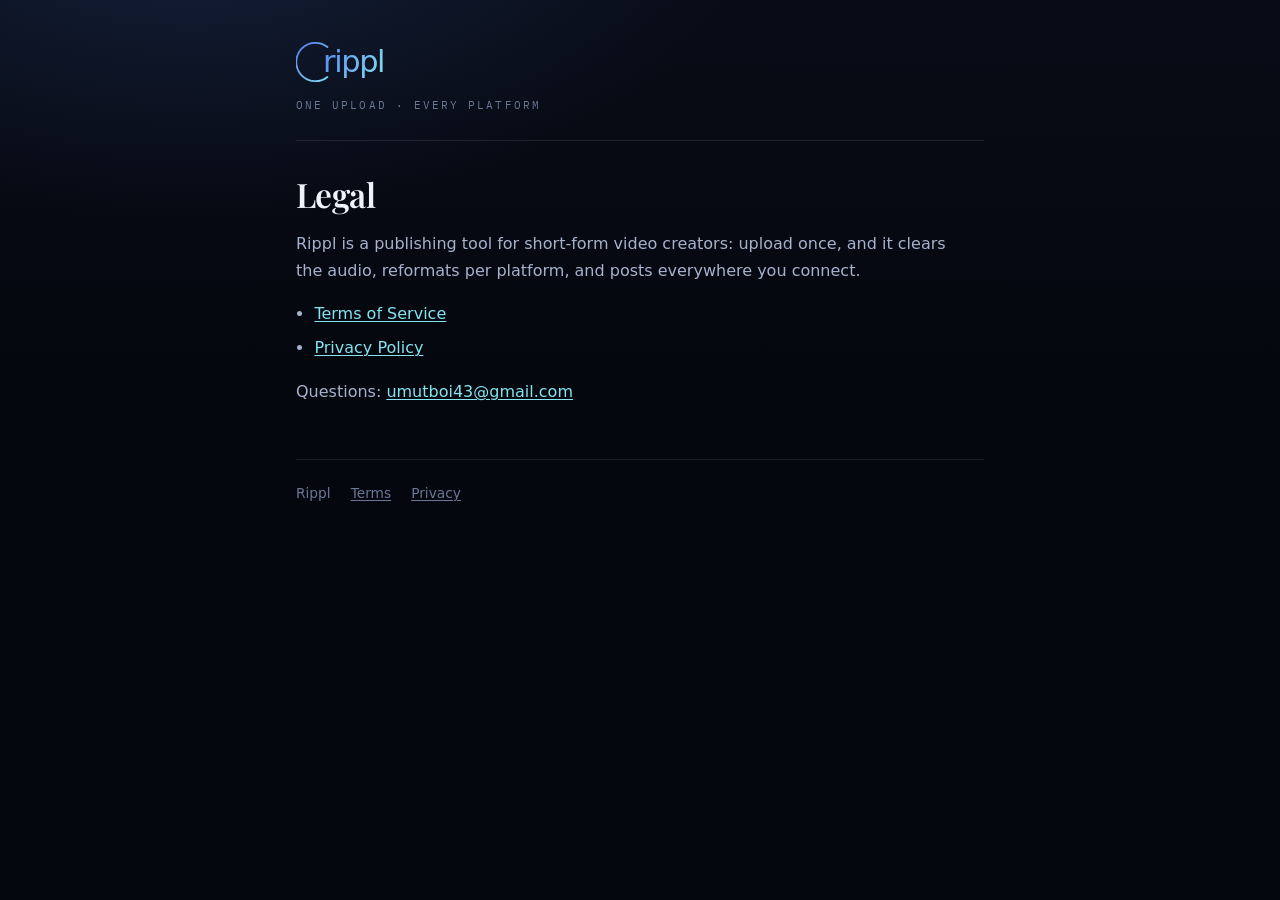
<file: index.html>
<!doctype html>
<html lang="en">
<head>
<meta charset="utf-8">
<meta name="viewport" content="width=device-width, initial-scale=1">
<title>Rippl — Legal</title>
<link rel="preconnect" href="https://fonts.googleapis.com">
<link rel="preconnect" href="https://fonts.gstatic.com" crossorigin>
<link rel="stylesheet" href="https://fonts.googleapis.com/css2?family=Playfair+Display:wght@600&family=IBM+Plex+Mono:wght@500;600&display=swap">
<link rel="stylesheet" href="style.css">
</head>
<body>
<div class="wrap">
<header>
  <span class="logomark">
    <svg width="42" height="46" viewBox="0 0 46 50" fill="none" aria-hidden="true">
      <defs><linearGradient id="g" x1="4" y1="4" x2="42" y2="46" gradientUnits="userSpaceOnUse">
        <stop stop-color="#5484F0"/><stop offset="1" stop-color="#84E4F0"/></linearGradient></defs>
      <path d="M34.4 8.6A21 21 0 1 0 34.4 41.4" stroke="url(#g)" stroke-width="2" stroke-linecap="round"/>
    </svg>
    <span class="brand">rippl</span>
  </span>
  <div class="kicker">One Upload &middot; Every Platform</div>
</header>
<h1>Legal</h1>
<p>Rippl is a publishing tool for short-form video creators: upload once, and it
clears the audio, reformats per platform, and posts everywhere you connect.</p>
<ul>
  <li><a href="terms.html">Terms of Service</a></li>
  <li><a href="privacy.html">Privacy Policy</a></li>
</ul>
<p>Questions: <a href="mailto:umutboi43@gmail.com">umutboi43@gmail.com</a></p>
<footer><span>Rippl</span><a href="terms.html">Terms</a><a href="privacy.html">Privacy</a></footer>
</div>
</body>
</html>
</file>
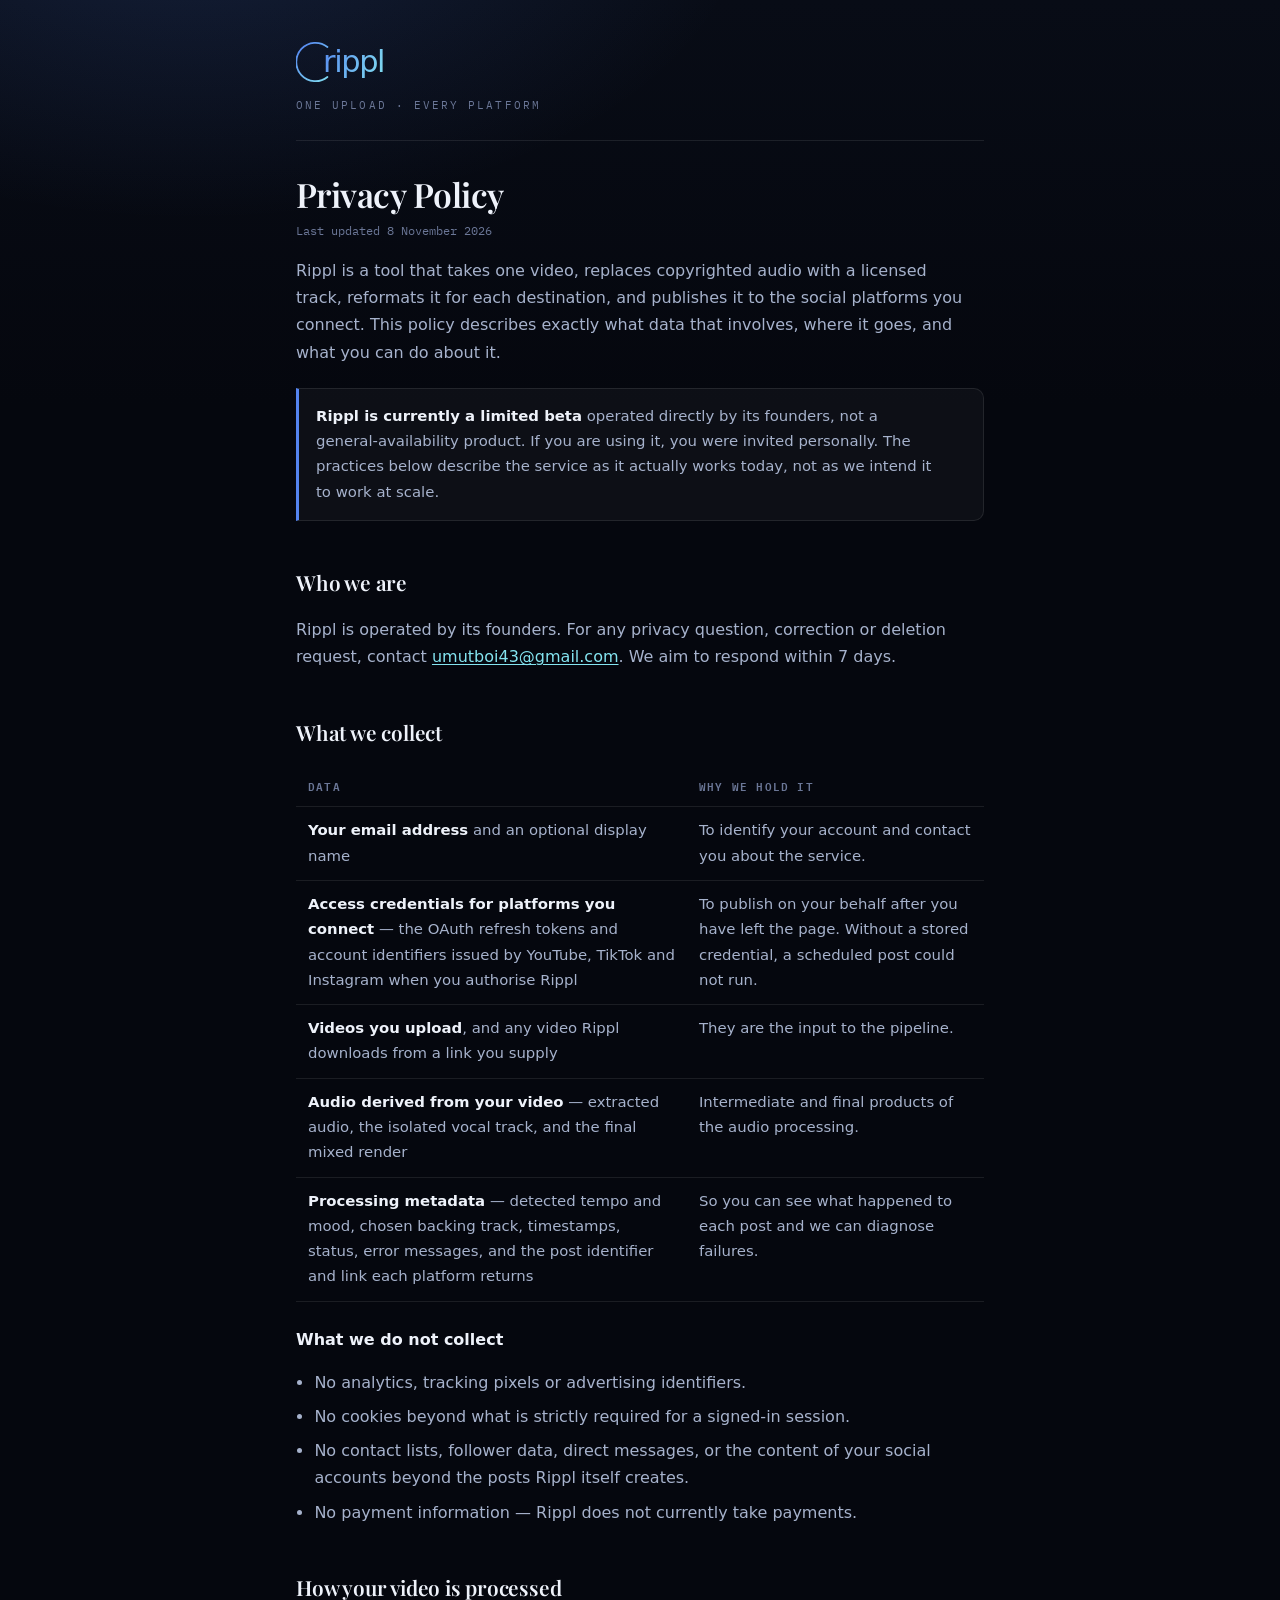
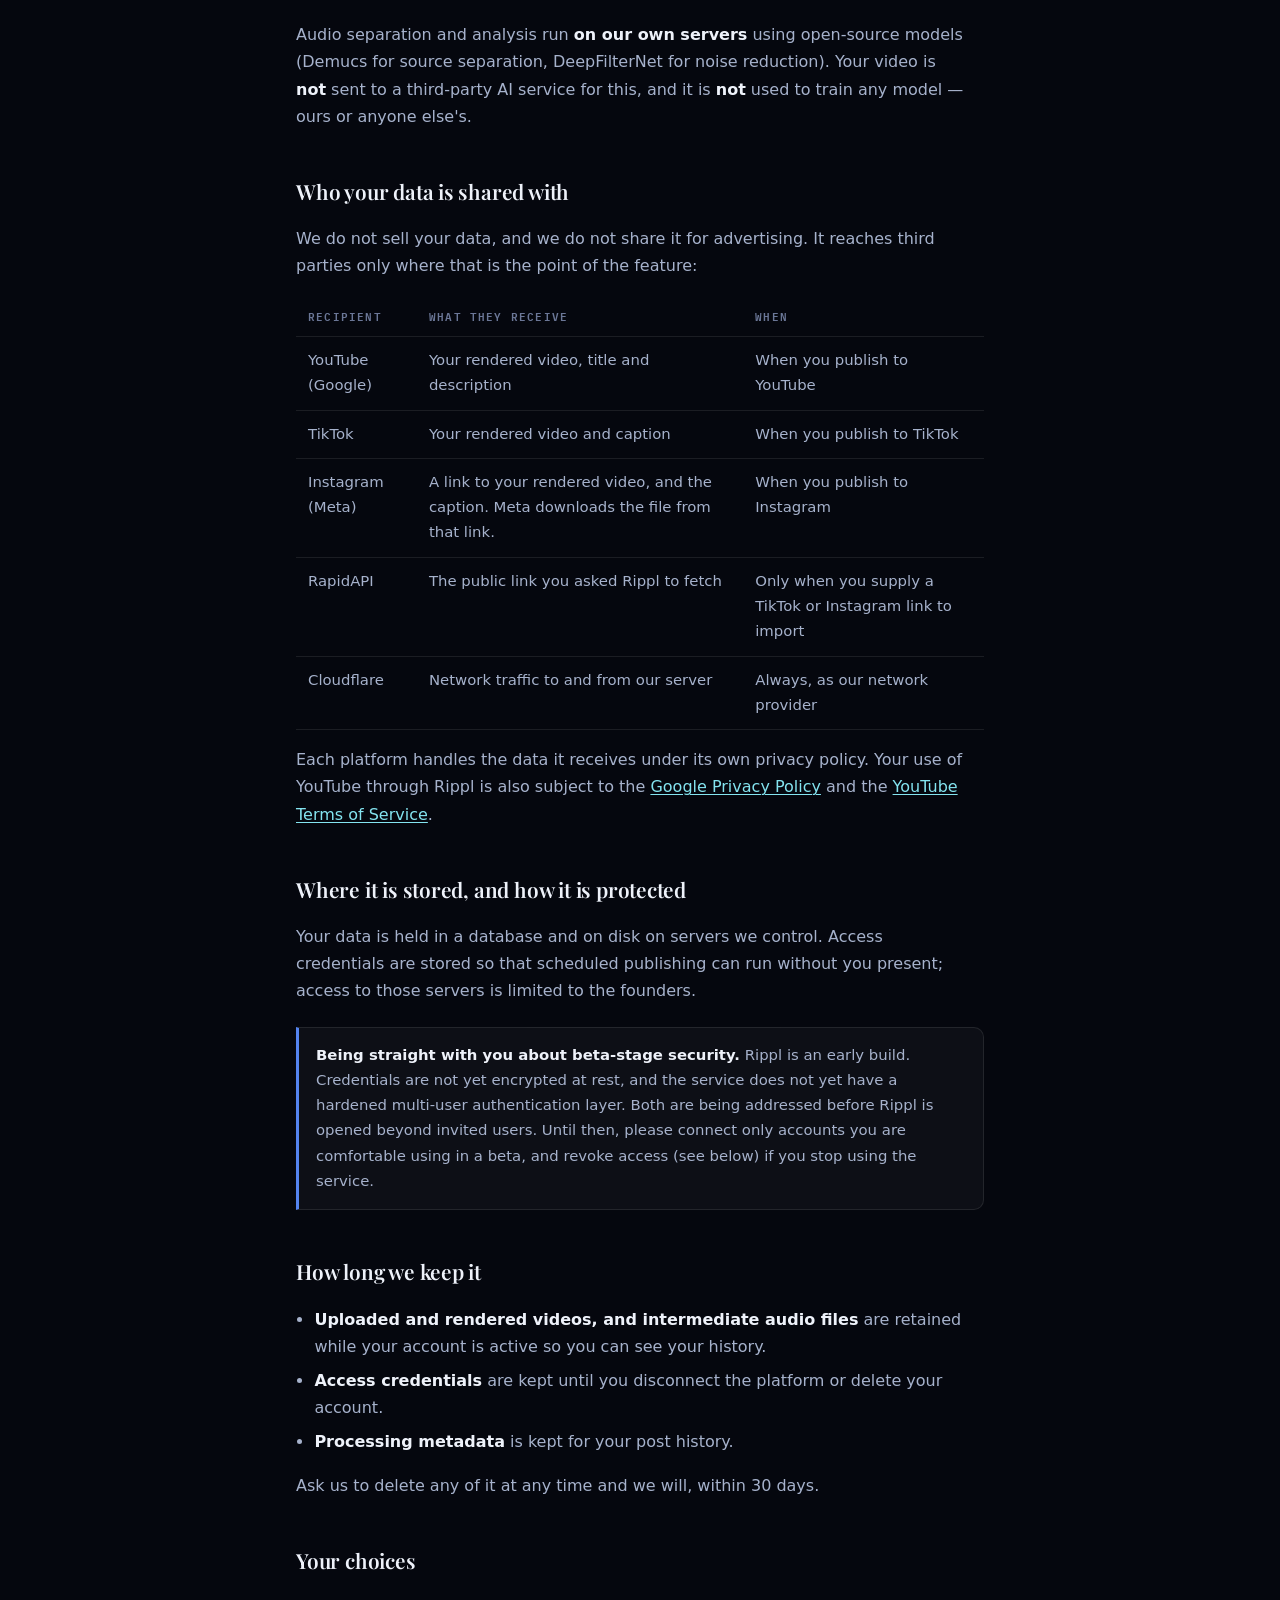
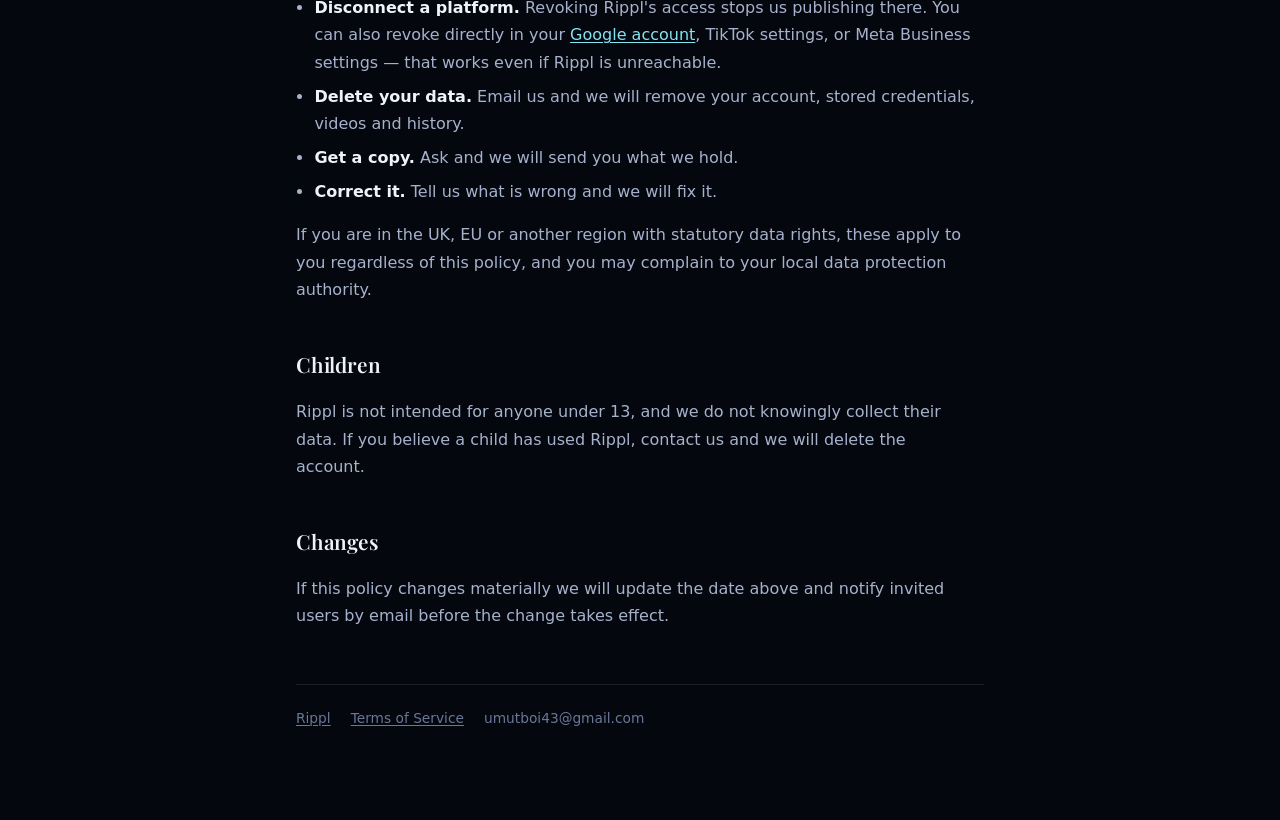
<file: privacy.html>
<!doctype html>
<html lang="en">
<head>
<meta charset="utf-8">
<meta name="viewport" content="width=device-width, initial-scale=1">
<title>Privacy Policy — Rippl</title>
<link rel="preconnect" href="https://fonts.googleapis.com">
<link rel="preconnect" href="https://fonts.gstatic.com" crossorigin>
<link rel="stylesheet" href="https://fonts.googleapis.com/css2?family=Playfair+Display:wght@600&family=IBM+Plex+Mono:wght@500;600&display=swap">
<link rel="stylesheet" href="style.css">
</head>
<body>
<div class="wrap">

<header>
  <a class="logomark" href="index.html">
    <svg width="42" height="46" viewBox="0 0 46 50" fill="none" aria-hidden="true">
      <defs><linearGradient id="g" x1="4" y1="4" x2="42" y2="46" gradientUnits="userSpaceOnUse">
        <stop stop-color="#5484F0"/><stop offset="1" stop-color="#84E4F0"/></linearGradient></defs>
      <path d="M34.4 8.6A21 21 0 1 0 34.4 41.4" stroke="url(#g)" stroke-width="2" stroke-linecap="round"/>
    </svg>
    <span class="brand">rippl</span>
  </a>
  <div class="kicker">One Upload · Every Platform</div>
</header>

<h1>Privacy Policy</h1>
<p class="updated">Last updated 8 November 2026</p>

<p>Rippl is a tool that takes one video, replaces copyrighted audio with a
licensed track, reformats it for each destination, and publishes it to the
social platforms you connect. This policy describes exactly what data that
involves, where it goes, and what you can do about it.</p>

<div class="note">
  <p><strong>Rippl is currently a limited beta</strong> operated directly by its
  founders, not a general-availability product. If you are using it, you were
  invited personally. The practices below describe the service as it actually
  works today, not as we intend it to work at scale.</p>
</div>

<h2>Who we are</h2>
<p>Rippl is operated by its founders. For any privacy question, correction or
deletion request, contact <a href="mailto:umutboi43@gmail.com">umutboi43@gmail.com</a>.
We aim to respond within 7 days.</p>

<h2>What we collect</h2>

<table>
  <tr><th>Data</th><th>Why we hold it</th></tr>
  <tr>
    <td><strong>Your email address</strong> and an optional display name</td>
    <td>To identify your account and contact you about the service.</td>
  </tr>
  <tr>
    <td><strong>Access credentials for platforms you connect</strong> — the
    OAuth refresh tokens and account identifiers issued by YouTube, TikTok and
    Instagram when you authorise Rippl</td>
    <td>To publish on your behalf after you have left the page. Without a stored
    credential, a scheduled post could not run.</td>
  </tr>
  <tr>
    <td><strong>Videos you upload</strong>, and any video Rippl downloads from a
    link you supply</td>
    <td>They are the input to the pipeline.</td>
  </tr>
  <tr>
    <td><strong>Audio derived from your video</strong> — extracted audio, the
    isolated vocal track, and the final mixed render</td>
    <td>Intermediate and final products of the audio processing.</td>
  </tr>
  <tr>
    <td><strong>Processing metadata</strong> — detected tempo and mood, chosen
    backing track, timestamps, status, error messages, and the post identifier
    and link each platform returns</td>
    <td>So you can see what happened to each post and we can diagnose failures.</td>
  </tr>
</table>

<h3>What we do not collect</h3>
<ul>
  <li>No analytics, tracking pixels or advertising identifiers.</li>
  <li>No cookies beyond what is strictly required for a signed-in session.</li>
  <li>No contact lists, follower data, direct messages, or the content of your
      social accounts beyond the posts Rippl itself creates.</li>
  <li>No payment information — Rippl does not currently take payments.</li>
</ul>

<h2>How your video is processed</h2>
<p>Audio separation and analysis run <strong>on our own servers</strong> using
open-source models (Demucs for source separation, DeepFilterNet for noise
reduction). Your video is <strong>not</strong> sent to a third-party AI service
for this, and it is <strong>not</strong> used to train any model — ours or
anyone else's.</p>

<h2>Who your data is shared with</h2>
<p>We do not sell your data, and we do not share it for advertising. It reaches
third parties only where that is the point of the feature:</p>

<table>
  <tr><th>Recipient</th><th>What they receive</th><th>When</th></tr>
  <tr><td>YouTube (Google)</td><td>Your rendered video, title and description</td>
      <td>When you publish to YouTube</td></tr>
  <tr><td>TikTok</td><td>Your rendered video and caption</td>
      <td>When you publish to TikTok</td></tr>
  <tr><td>Instagram (Meta)</td><td>A link to your rendered video, and the caption.
      Meta downloads the file from that link.</td><td>When you publish to Instagram</td></tr>
  <tr><td>RapidAPI</td><td>The public link you asked Rippl to fetch</td>
      <td>Only when you supply a TikTok or Instagram link to import</td></tr>
  <tr><td>Cloudflare</td><td>Network traffic to and from our server</td>
      <td>Always, as our network provider</td></tr>
</table>

<p>Each platform handles the data it receives under its own privacy policy. Your
use of YouTube through Rippl is also subject to the
<a href="https://policies.google.com/privacy" target="_blank" rel="noopener">Google Privacy Policy</a>
and the <a href="https://www.youtube.com/t/terms" target="_blank" rel="noopener">YouTube Terms of Service</a>.</p>

<h2>Where it is stored, and how it is protected</h2>
<p>Your data is held in a database and on disk on servers we control. Access
credentials are stored so that scheduled publishing can run without you present;
access to those servers is limited to the founders.</p>

<div class="note">
  <p><strong>Being straight with you about beta-stage security.</strong> Rippl is
  an early build. Credentials are not yet encrypted at rest, and the service does
  not yet have a hardened multi-user authentication layer. Both are being
  addressed before Rippl is opened beyond invited users. Until then, please
  connect only accounts you are comfortable using in a beta, and revoke access
  (see below) if you stop using the service.</p>
</div>

<h2>How long we keep it</h2>
<ul>
  <li><strong>Uploaded and rendered videos, and intermediate audio files</strong>
      are retained while your account is active so you can see your history.</li>
  <li><strong>Access credentials</strong> are kept until you disconnect the
      platform or delete your account.</li>
  <li><strong>Processing metadata</strong> is kept for your post history.</li>
</ul>
<p>Ask us to delete any of it at any time and we will, within 30 days.</p>

<h2>Your choices</h2>
<ul>
  <li><strong>Disconnect a platform.</strong> Revoking Rippl's access stops us
      publishing there. You can also revoke directly in your
      <a href="https://myaccount.google.com/permissions" target="_blank" rel="noopener">Google account</a>,
      TikTok settings, or Meta Business settings — that works even if Rippl is
      unreachable.</li>
  <li><strong>Delete your data.</strong> Email us and we will remove your
      account, stored credentials, videos and history.</li>
  <li><strong>Get a copy.</strong> Ask and we will send you what we hold.</li>
  <li><strong>Correct it.</strong> Tell us what is wrong and we will fix it.</li>
</ul>
<p>If you are in the UK, EU or another region with statutory data rights, these
apply to you regardless of this policy, and you may complain to your local data
protection authority.</p>

<h2>Children</h2>
<p>Rippl is not intended for anyone under 13, and we do not knowingly collect
their data. If you believe a child has used Rippl, contact us and we will delete
the account.</p>

<h2>Changes</h2>
<p>If this policy changes materially we will update the date above and notify
invited users by email before the change takes effect.</p>

<footer>
  <a href="index.html">Rippl</a>
  <a href="terms.html">Terms of Service</a>
  <span>umutboi43@gmail.com</span>
</footer>

</div>
</body>
</html>
</file>
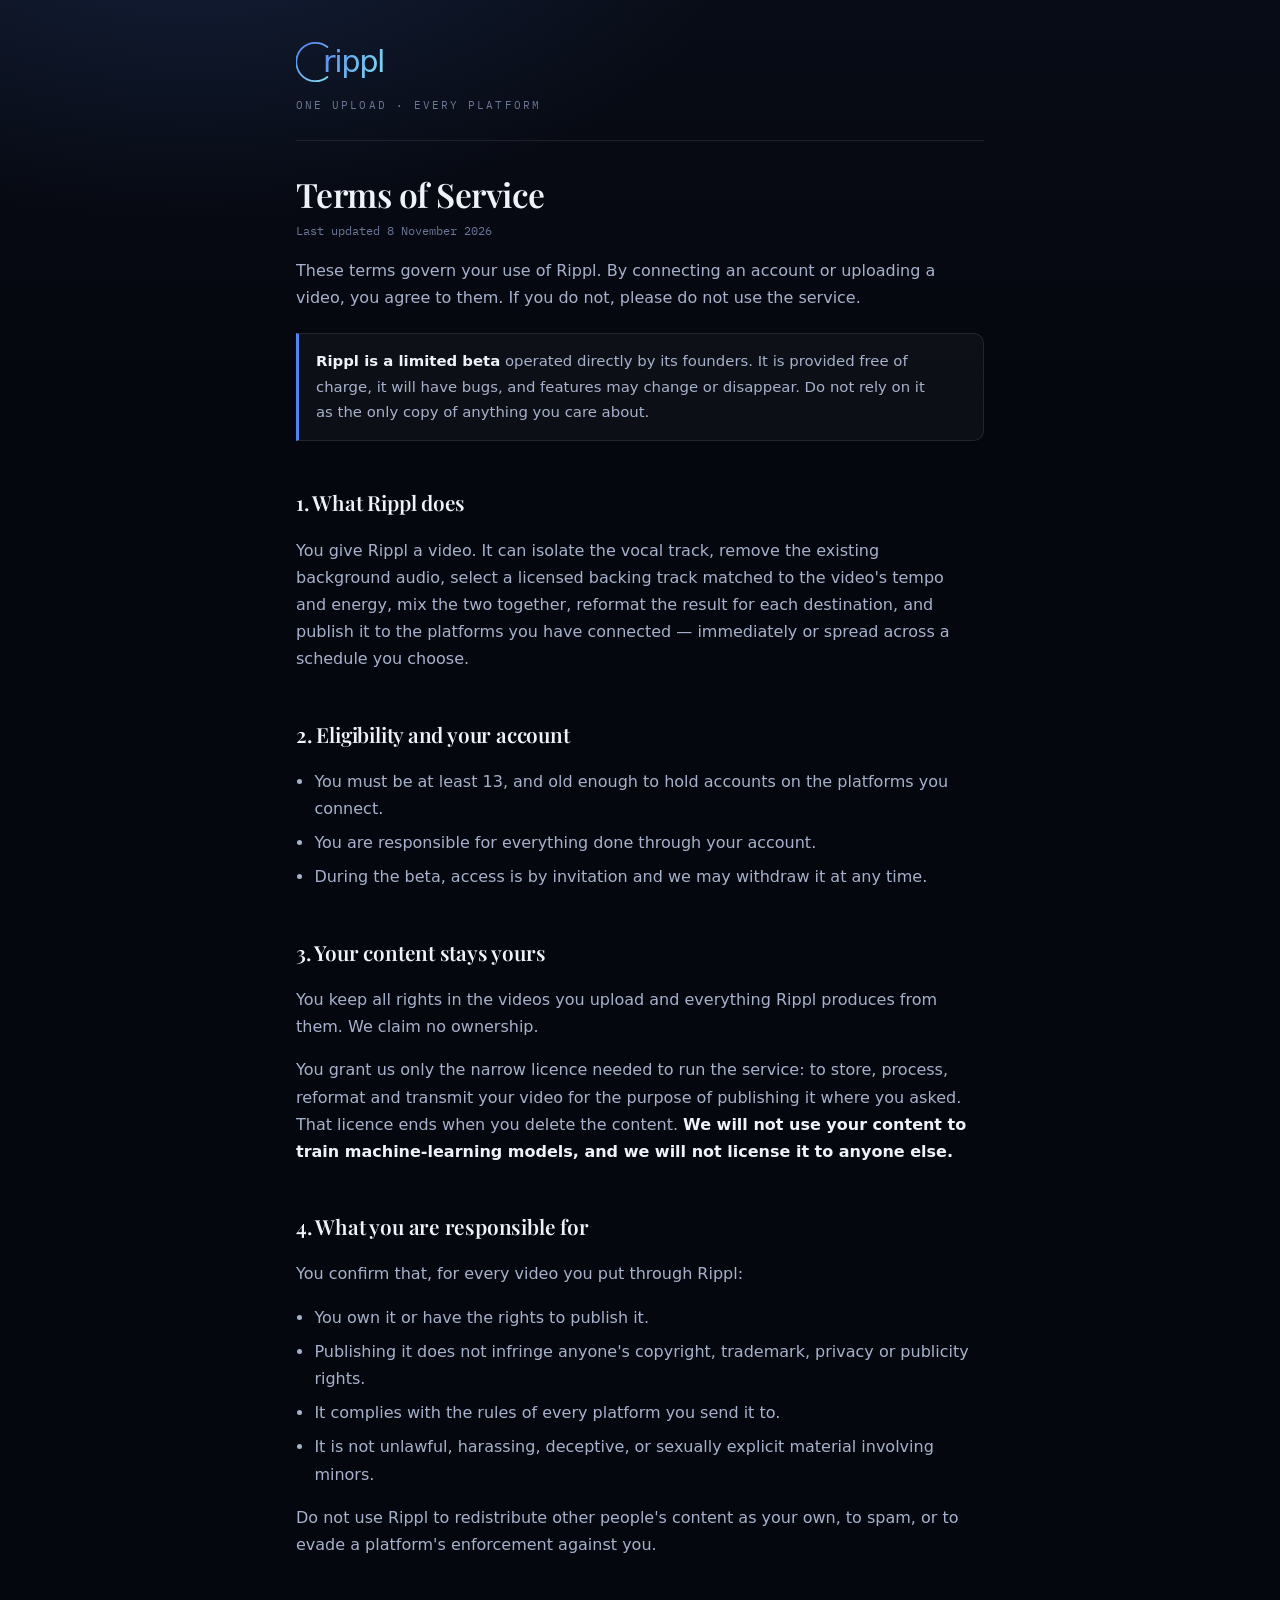
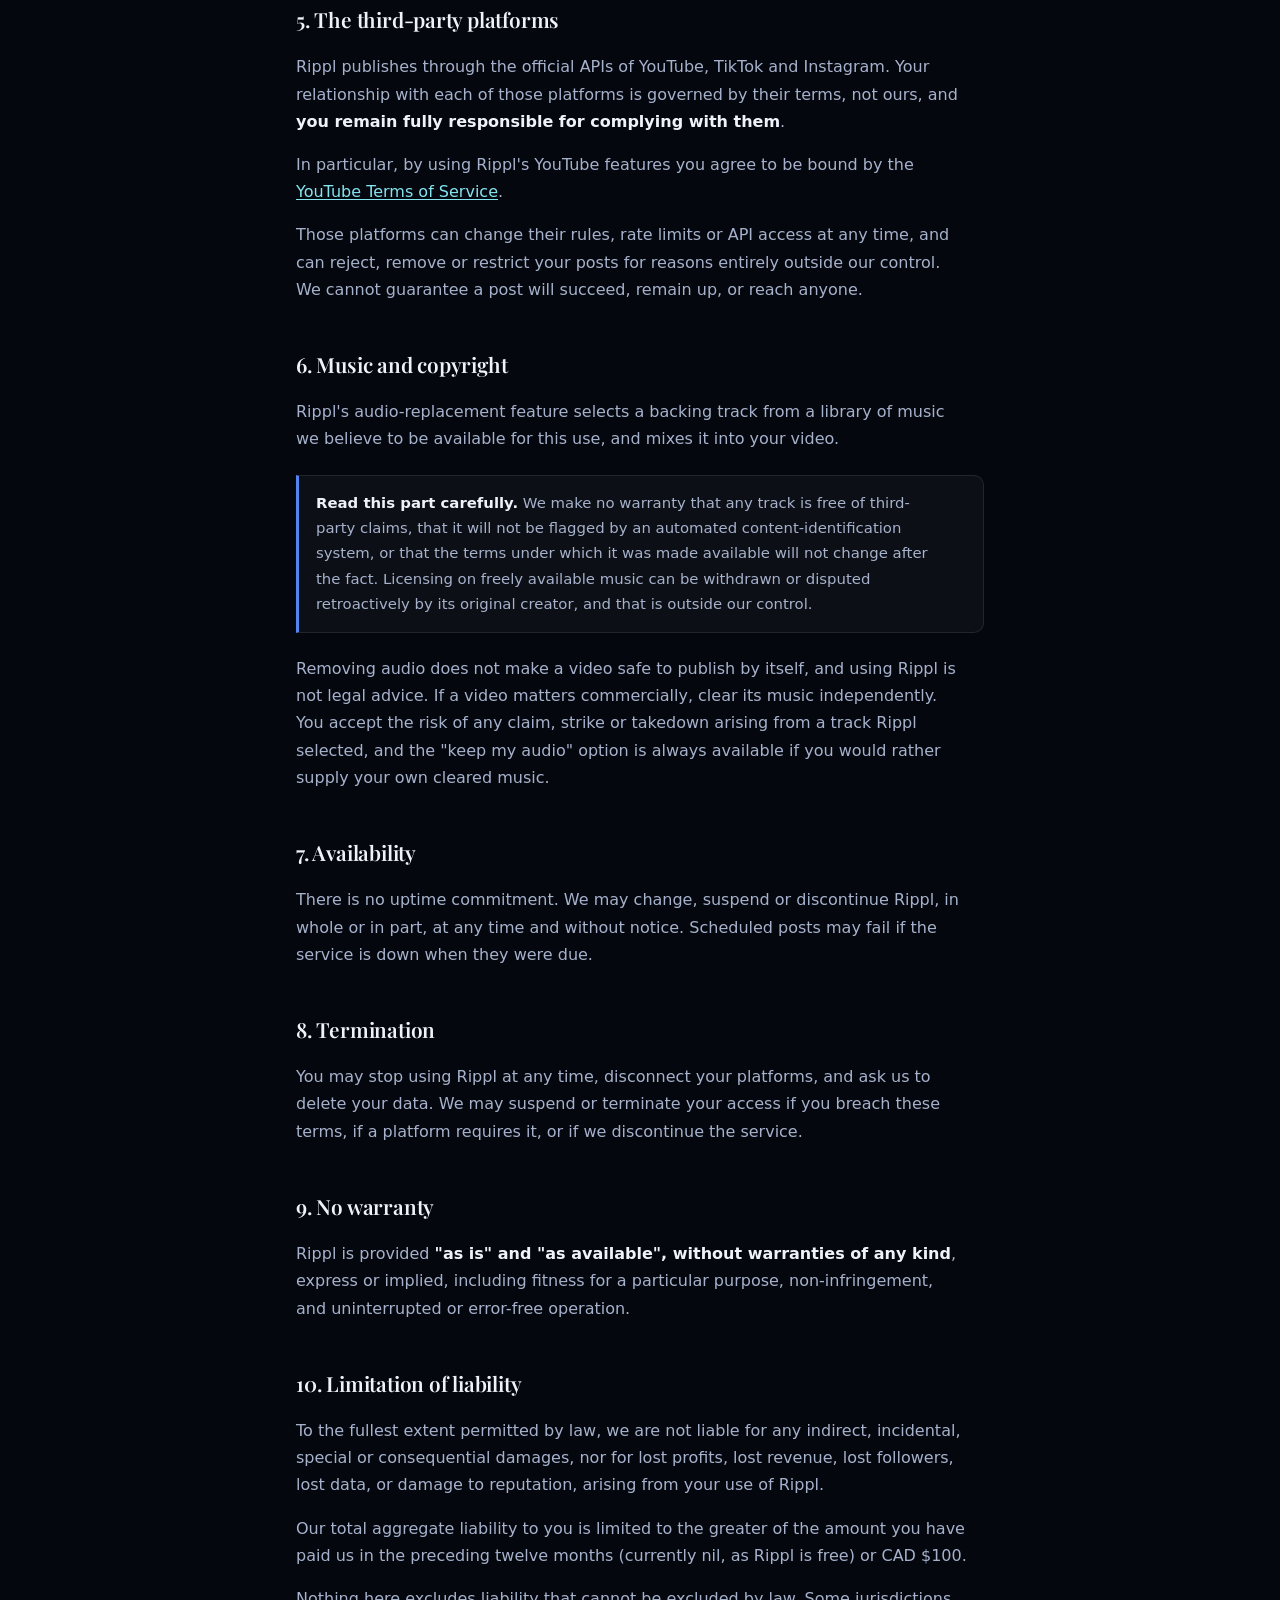
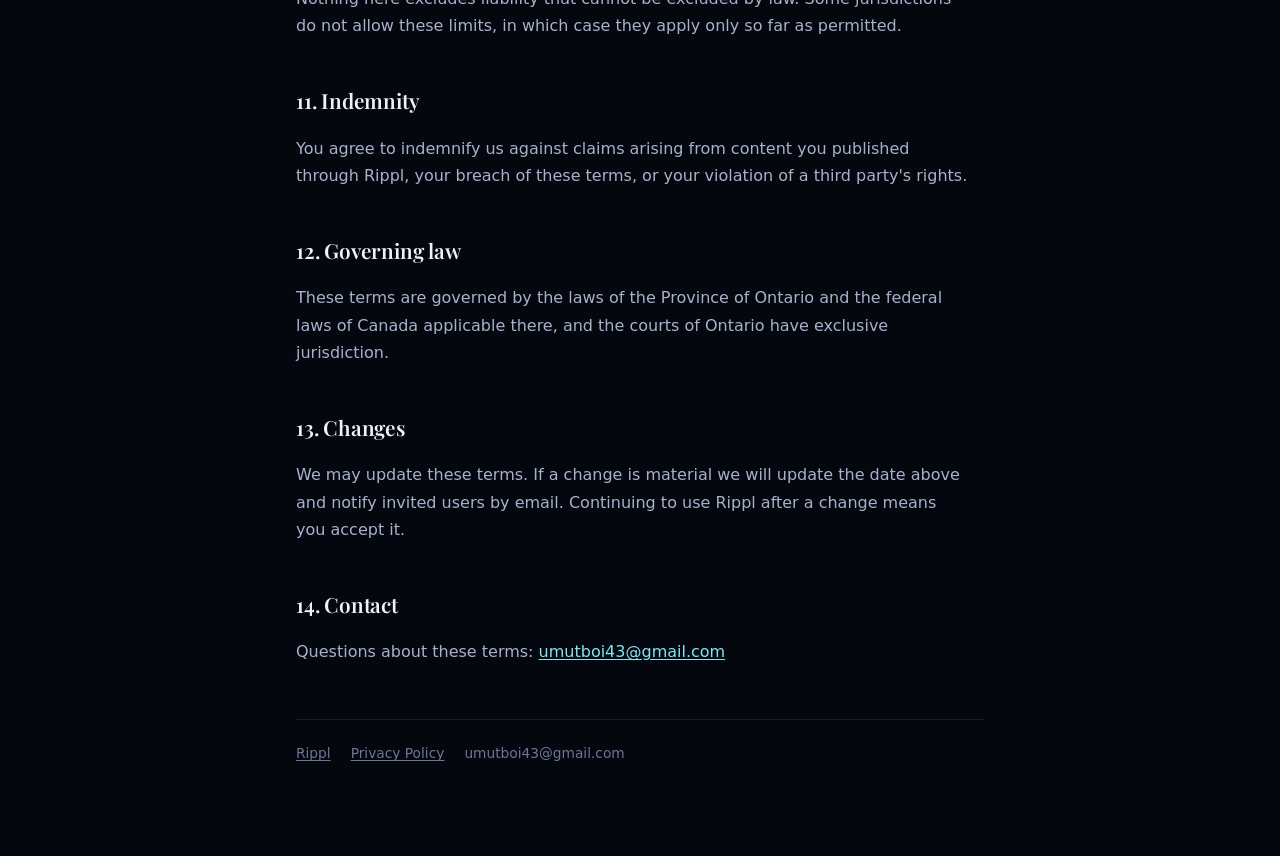
<file: terms.html>
<!doctype html>
<html lang="en">
<head>
<meta charset="utf-8">
<meta name="viewport" content="width=device-width, initial-scale=1">
<title>Terms of Service — Rippl</title>
<link rel="preconnect" href="https://fonts.googleapis.com">
<link rel="preconnect" href="https://fonts.gstatic.com" crossorigin>
<link rel="stylesheet" href="https://fonts.googleapis.com/css2?family=Playfair+Display:wght@600&family=IBM+Plex+Mono:wght@500;600&display=swap">
<link rel="stylesheet" href="style.css">
</head>
<body>
<div class="wrap">

<header>
  <a class="logomark" href="index.html">
    <svg width="42" height="46" viewBox="0 0 46 50" fill="none" aria-hidden="true">
      <defs><linearGradient id="g" x1="4" y1="4" x2="42" y2="46" gradientUnits="userSpaceOnUse">
        <stop stop-color="#5484F0"/><stop offset="1" stop-color="#84E4F0"/></linearGradient></defs>
      <path d="M34.4 8.6A21 21 0 1 0 34.4 41.4" stroke="url(#g)" stroke-width="2" stroke-linecap="round"/>
    </svg>
    <span class="brand">rippl</span>
  </a>
  <div class="kicker">One Upload · Every Platform</div>
</header>

<h1>Terms of Service</h1>
<p class="updated">Last updated 8 November 2026</p>

<p>These terms govern your use of Rippl. By connecting an account or uploading a
video, you agree to them. If you do not, please do not use the service.</p>

<div class="note">
  <p><strong>Rippl is a limited beta</strong> operated directly by its founders.
  It is provided free of charge, it will have bugs, and features may change or
  disappear. Do not rely on it as the only copy of anything you care about.</p>
</div>

<h2>1. What Rippl does</h2>
<p>You give Rippl a video. It can isolate the vocal track, remove the existing
background audio, select a licensed backing track matched to the video's tempo
and energy, mix the two together, reformat the result for each destination, and
publish it to the platforms you have connected — immediately or spread across a
schedule you choose.</p>

<h2>2. Eligibility and your account</h2>
<ul>
  <li>You must be at least 13, and old enough to hold accounts on the platforms
      you connect.</li>
  <li>You are responsible for everything done through your account.</li>
  <li>During the beta, access is by invitation and we may withdraw it at any
      time.</li>
</ul>

<h2>3. Your content stays yours</h2>
<p>You keep all rights in the videos you upload and everything Rippl produces
from them. We claim no ownership.</p>
<p>You grant us only the narrow licence needed to run the service: to store,
process, reformat and transmit your video for the purpose of publishing it where
you asked. That licence ends when you delete the content. <strong>We will not
use your content to train machine-learning models, and we will not license it to
anyone else.</strong></p>

<h2>4. What you are responsible for</h2>
<p>You confirm that, for every video you put through Rippl:</p>
<ul>
  <li>You own it or have the rights to publish it.</li>
  <li>Publishing it does not infringe anyone's copyright, trademark, privacy or
      publicity rights.</li>
  <li>It complies with the rules of every platform you send it to.</li>
  <li>It is not unlawful, harassing, deceptive, or sexually explicit material
      involving minors.</li>
</ul>
<p>Do not use Rippl to redistribute other people's content as your own, to spam,
or to evade a platform's enforcement against you.</p>

<h2>5. The third-party platforms</h2>
<p>Rippl publishes through the official APIs of YouTube, TikTok and Instagram.
Your relationship with each of those platforms is governed by their terms, not
ours, and <strong>you remain fully responsible for complying with them</strong>.</p>
<p>In particular, by using Rippl's YouTube features you agree to be bound by the
<a href="https://www.youtube.com/t/terms" target="_blank" rel="noopener">YouTube Terms of Service</a>.</p>
<p>Those platforms can change their rules, rate limits or API access at any time,
and can reject, remove or restrict your posts for reasons entirely outside our
control. We cannot guarantee a post will succeed, remain up, or reach anyone.</p>

<h2>6. Music and copyright</h2>
<p>Rippl's audio-replacement feature selects a backing track from a library of
music we believe to be available for this use, and mixes it into your video.</p>
<div class="note">
  <p><strong>Read this part carefully.</strong> We make no warranty that any
  track is free of third-party claims, that it will not be flagged by an
  automated content-identification system, or that the terms under which it was
  made available will not change after the fact. Licensing on freely available
  music can be withdrawn or disputed retroactively by its original creator, and
  that is outside our control.</p>
</div>
<p>Removing audio does not make a video safe to publish by itself, and using
Rippl is not legal advice. If a video matters commercially, clear its music
independently. You accept the risk of any claim, strike or takedown arising from
a track Rippl selected, and the "keep my audio" option is always available if
you would rather supply your own cleared music.</p>

<h2>7. Availability</h2>
<p>There is no uptime commitment. We may change, suspend or discontinue Rippl,
in whole or in part, at any time and without notice. Scheduled posts may fail if
the service is down when they were due.</p>

<h2>8. Termination</h2>
<p>You may stop using Rippl at any time, disconnect your platforms, and ask us
to delete your data. We may suspend or terminate your access if you breach these
terms, if a platform requires it, or if we discontinue the service.</p>

<h2>9. No warranty</h2>
<p>Rippl is provided <strong>"as is" and "as available", without warranties of
any kind</strong>, express or implied, including fitness for a particular
purpose, non-infringement, and uninterrupted or error-free operation.</p>

<h2>10. Limitation of liability</h2>
<p>To the fullest extent permitted by law, we are not liable for any indirect,
incidental, special or consequential damages, nor for lost profits, lost
revenue, lost followers, lost data, or damage to reputation, arising from your
use of Rippl.</p>
<p>Our total aggregate liability to you is limited to the greater of the amount
you have paid us in the preceding twelve months (currently nil, as Rippl is
free) or CAD $100.</p>
<p>Nothing here excludes liability that cannot be excluded by law. Some
jurisdictions do not allow these limits, in which case they apply only so far as
permitted.</p>

<h2>11. Indemnity</h2>
<p>You agree to indemnify us against claims arising from content you published
through Rippl, your breach of these terms, or your violation of a third party's
rights.</p>

<h2>12. Governing law</h2>
<p>These terms are governed by the laws of the Province of Ontario and the
federal laws of Canada applicable there, and the courts of Ontario have
exclusive jurisdiction.</p>

<h2>13. Changes</h2>
<p>We may update these terms. If a change is material we will update the date
above and notify invited users by email. Continuing to use Rippl after a change
means you accept it.</p>

<h2>14. Contact</h2>
<p>Questions about these terms: <a href="mailto:umutboi43@gmail.com">umutboi43@gmail.com</a></p>

<footer>
  <a href="index.html">Rippl</a>
  <a href="privacy.html">Privacy Policy</a>
  <span>umutboi43@gmail.com</span>
</footer>

</div>
</body>
</html>
</file>
<file: style.css>
:root{
  --void:#05070E; --deep:#080C16; --ink:#EEF2FA; --ink-2:#A6B2CC; --ink-3:#6B7797;
  --blue:#5484F0; --cyan:#84E4F0; --edge:rgba(255,255,255,.09);
  --glass:rgba(255,255,255,.035);
  --ui:-apple-system,BlinkMacSystemFont,"Segoe UI",system-ui,sans-serif;
  --display:"Playfair Display",Georgia,serif;
  --mono:"IBM Plex Mono",ui-monospace,Menlo,monospace;
}
*{box-sizing:border-box}
html,body{margin:0;padding:0}
body{
  background:var(--void);color:var(--ink);font-family:var(--ui);
  font-size:16px;line-height:1.7;-webkit-font-smoothing:antialiased;
}
body::before{
  content:"";position:fixed;inset:0;pointer-events:none;z-index:0;
  background:radial-gradient(900px 500px at 15% -10%,rgba(84,132,240,.16),transparent 62%),
             linear-gradient(180deg,var(--deep),var(--void) 45%);
}
.wrap{position:relative;z-index:1;max-width:46rem;margin:0 auto;padding:0 24px 90px}
header{padding:36px 0 26px;border-bottom:1px solid var(--edge);margin-bottom:34px}
.logomark{display:flex;align-items:center;text-decoration:none}
.brand{
  font-weight:400;font-size:1.9rem;letter-spacing:-.045em;margin-left:-15px;
  background:linear-gradient(118deg,var(--blue),var(--cyan));
  -webkit-background-clip:text;background-clip:text;color:transparent;
}
.kicker{font-family:var(--mono);font-size:.68rem;letter-spacing:.19em;
  text-transform:uppercase;color:var(--ink-3);margin-top:8px}
h1{font-family:var(--display);font-weight:600;font-size:2.1rem;letter-spacing:-.015em;
  margin:26px 0 6px;line-height:1.15}
.updated{font-family:var(--mono);font-size:.78rem;color:var(--ink-3);margin:0 0 6px}
h2{font-family:var(--display);font-weight:600;font-size:1.3rem;letter-spacing:-.01em;
  margin:40px 0 10px;padding-top:4px}
h3{font-size:1rem;font-weight:650;margin:24px 0 6px}
p,li{color:var(--ink-2);max-width:66ch}
strong{color:var(--ink);font-weight:650}
a{color:var(--cyan);text-decoration-thickness:1px;text-underline-offset:2px}
ul{padding-left:1.15rem}
li{margin:7px 0}
table{width:100%;border-collapse:collapse;margin:16px 0;font-size:.93rem}
th,td{text-align:left;padding:11px 12px;border-bottom:1px solid var(--edge);vertical-align:top}
th{font-family:var(--mono);font-size:.68rem;letter-spacing:.11em;text-transform:uppercase;
  color:var(--ink-3);font-weight:600}
td{color:var(--ink-2)}
.note{background:var(--glass);border:1px solid var(--edge);border-left:3px solid var(--blue);
  border-radius:0 10px 10px 0;padding:15px 17px;margin:22px 0}
.note p{margin:0;font-size:.93rem}
footer{margin-top:54px;padding-top:22px;border-top:1px solid var(--edge);
  font-size:.86rem;color:var(--ink-3);display:flex;gap:20px;flex-wrap:wrap}
footer a{color:var(--ink-3)}
@media(max-width:34rem){h1{font-size:1.7rem}table{font-size:.86rem}}
</file>
